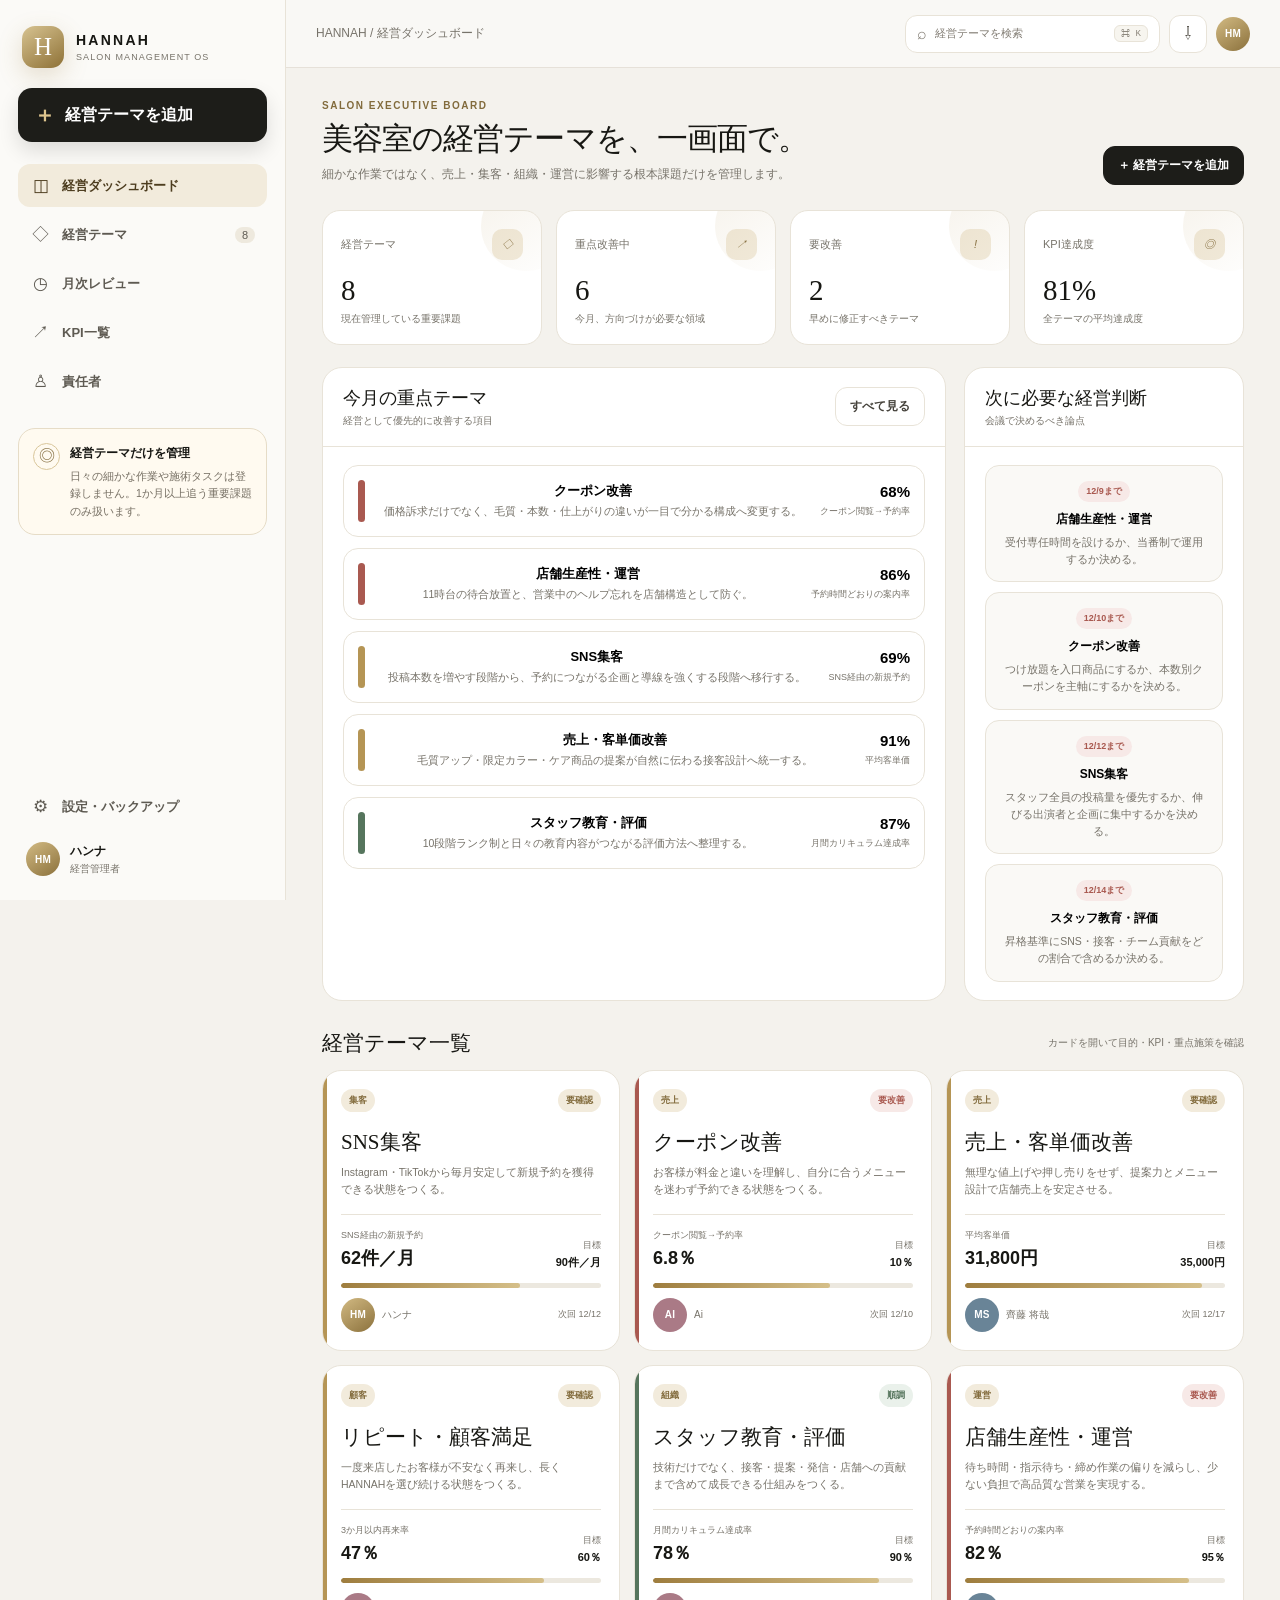
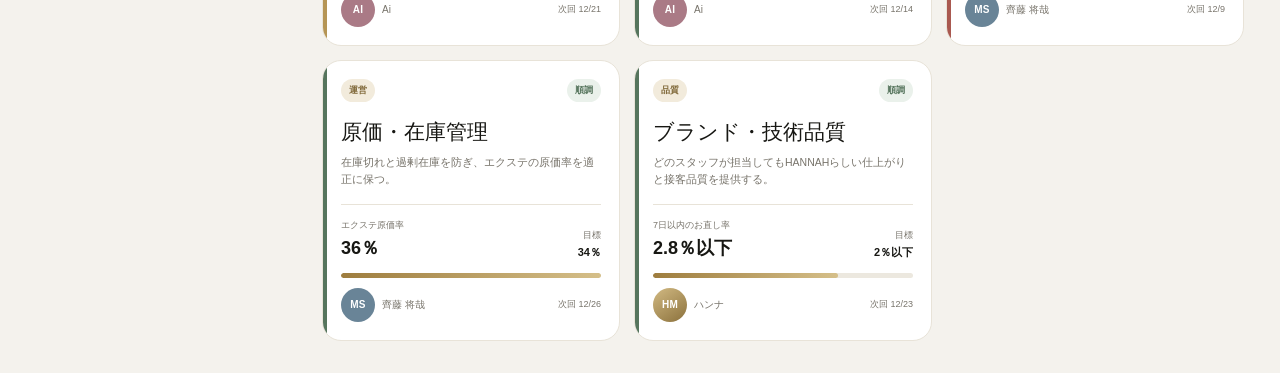
<file: index.html>
<!doctype html>
<html lang="ja">
<head>
  <meta charset="utf-8">
  <meta name="viewport" content="width=device-width,initial-scale=1,viewport-fit=cover">
  <meta name="theme-color" content="#faf9f6">
  <meta name="description" content="HANNAH SALON MANAGEMENT OS - 美容室経営の重要テーマを管理する経営ボード">
  <title>HANNAH SALON MANAGEMENT OS</title>
  <link rel="stylesheet" href="styles.css?v=20260730-2">
  <style>[hidden]{display:none!important}</style>
</head>
<body>
  <div id="app" class="app-shell">
    <aside class="sidebar" id="sidebar">
      <div class="brand">
        <div class="brand-mark">H</div>
        <div><strong>HANNAH</strong><span>SALON MANAGEMENT OS</span></div>
      </div>

      <button class="primary-create" data-action="new-theme"><span>＋</span> 経営テーマを追加</button>

      <nav class="nav">
        <button class="nav-item active" data-route="dashboard"><span>◫</span><b>経営ダッシュボード</b></button>
        <button class="nav-item" data-route="themes"><span>◇</span><b>経営テーマ</b><em id="themeCount"></em></button>
        <button class="nav-item" data-route="review"><span>◷</span><b>月次レビュー</b></button>
        <button class="nav-item" data-route="kpi"><span>↗</span><b>KPI一覧</b></button>
        <button class="nav-item" data-route="team"><span>♙</span><b>責任者</b></button>
      </nav>

      <div class="sidebar-note">
        <span class="note-icon">◎</span>
        <div><strong>経営テーマだけを管理</strong><p>日々の細かな作業や施術タスクは登録しません。1か月以上追う重要課題のみ扱います。</p></div>
      </div>

      <div class="sidebar-bottom">
        <button class="nav-item" data-route="settings"><span>⚙</span><b>設定・バックアップ</b></button>
        <div class="profile-card">
          <div class="avatar gold">HM</div>
          <div><strong>ハンナ</strong><span>経営管理者</span></div>
        </div>
      </div>
    </aside>

    <div class="mobile-overlay" id="mobileOverlay" data-action="close-sidebar"></div>

    <main class="main">
      <header class="topbar">
        <button class="icon-btn mobile-menu" data-action="toggle-sidebar" aria-label="メニュー">☰</button>
        <div class="breadcrumb" id="breadcrumb">HANNAH / 経営ダッシュボード</div>
        <div class="top-actions">
          <button class="search-btn" data-action="open-search"><span>⌕</span><span>経営テーマを検索</span><kbd>⌘ K</kbd></button>
          <button class="icon-btn" data-action="export" title="バックアップ">⇩</button>
          <div class="avatar gold">HM</div>
        </div>
      </header>
      <div id="content" class="content"></div>
    </main>

    <nav class="mobile-nav">
      <button class="active" data-route="dashboard"><span>◫</span><b>ホーム</b></button>
      <button data-route="themes"><span>◇</span><b>テーマ</b></button>
      <button class="mobile-add" data-action="new-theme">＋</button>
      <button data-route="review"><span>◷</span><b>レビュー</b></button>
      <button data-route="kpi"><span>↗</span><b>KPI</b></button>
    </nav>

    <div id="drawerBackdrop" class="drawer-backdrop" hidden data-action="close-drawer"></div>
    <aside id="drawer" class="drawer" hidden></aside>

    <div id="modalBackdrop" class="modal-backdrop" hidden>
      <div id="modal" class="modal"></div>
    </div>

    <div id="searchBackdrop" class="search-backdrop" hidden>
      <div class="search-panel">
        <div class="search-input"><span>⌕</span><input id="searchInput" placeholder="経営テーマ・重点施策・判断事項を検索"><kbd>ESC</kbd></div>
        <div id="searchResults" class="search-results"></div>
      </div>
    </div>

    <div id="toast" class="toast"></div>
  </div>
  <script src="js/core.js?v=20260730-2"></script>
  <script src="js/app.js?v=20260730-2"></script>
</body>
</html>
</file>
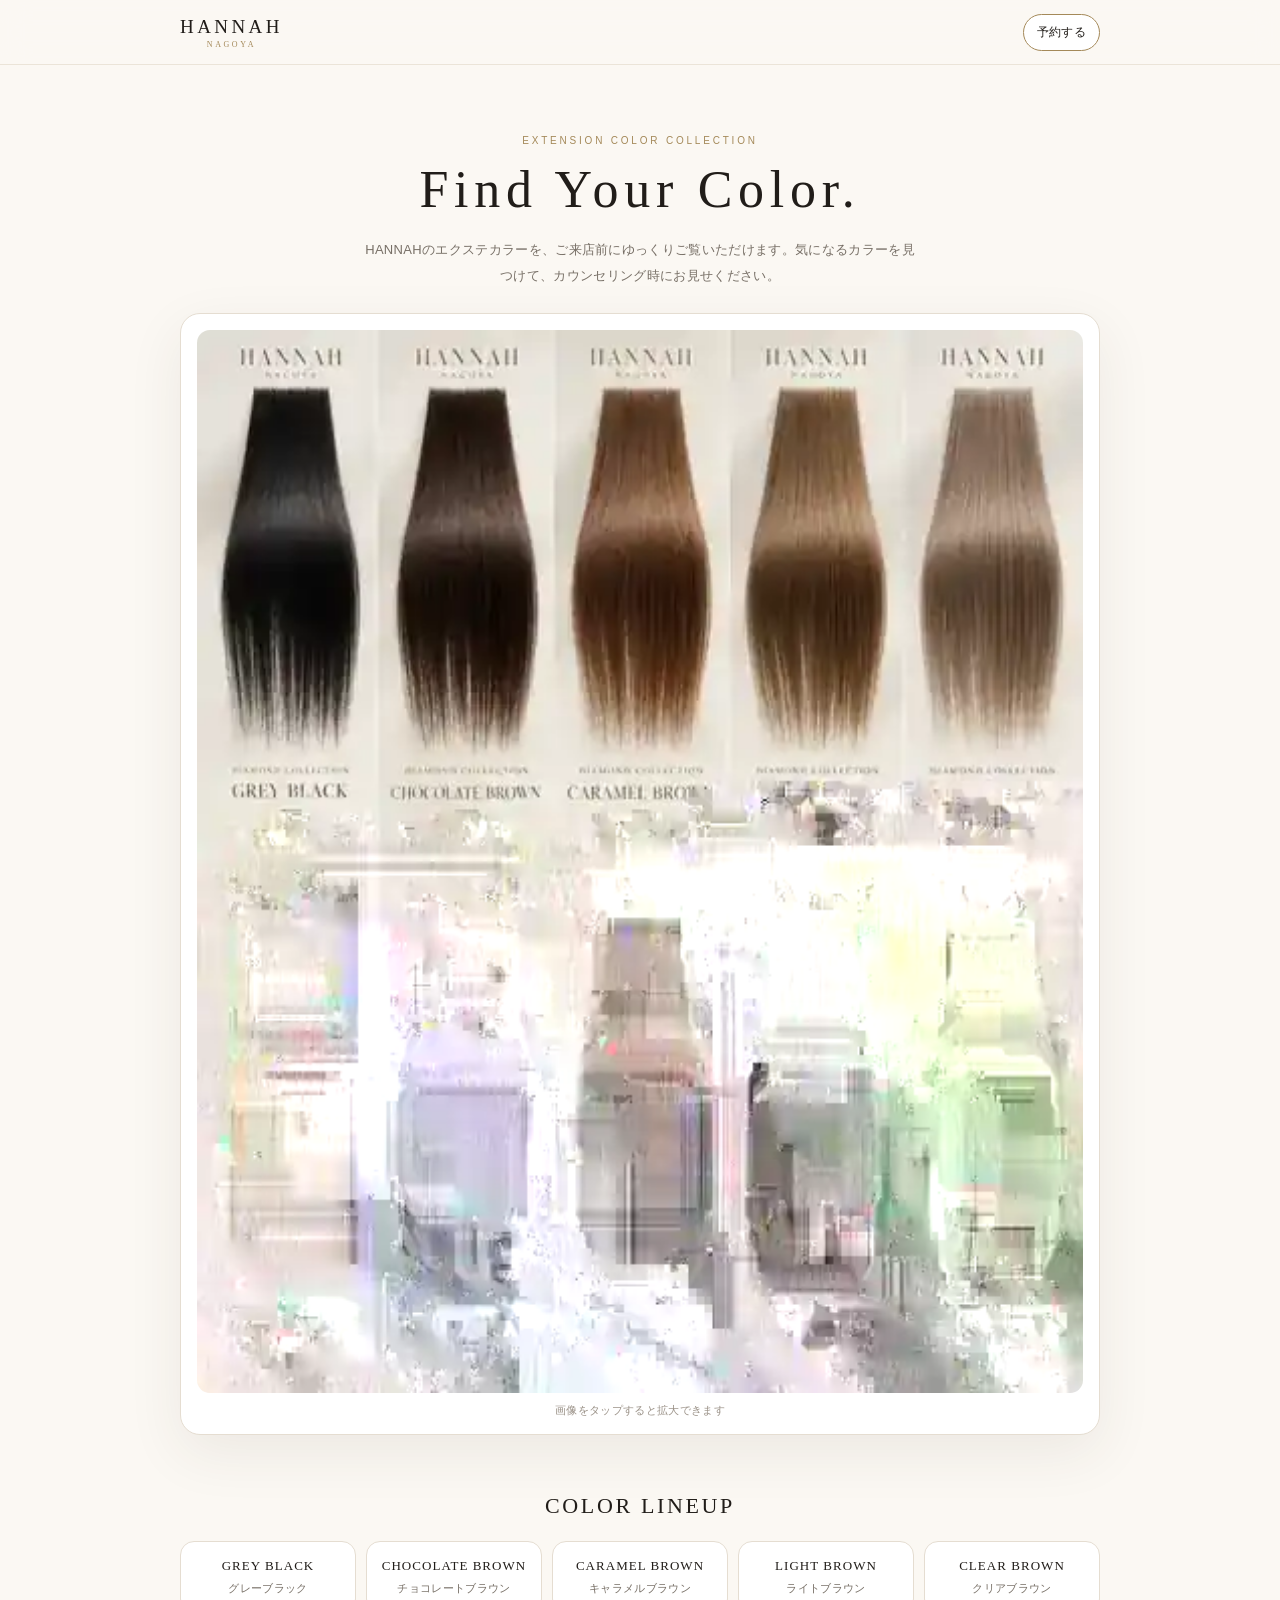
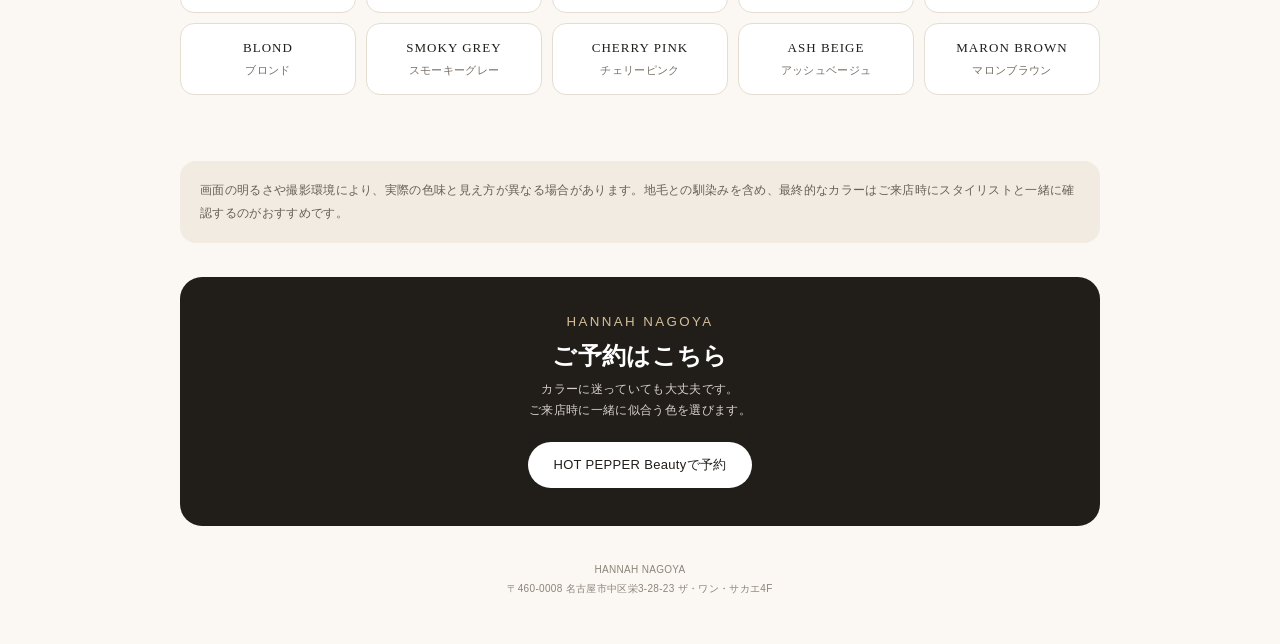
<file: colors/index.html>
<!doctype html>
<html lang="ja">
<head>
  <meta charset="utf-8">
  <meta name="viewport" content="width=device-width,initial-scale=1,viewport-fit=cover">
  <title>HANNAH EXTENSION COLOR COLLECTION｜名古屋・栄</title>
  <meta name="description" content="HANNAH名古屋のエクステカラーコレクション。ご来店前のカラー選びにお使いください。">
  <meta name="theme-color" content="#f7f3ec">
  <link rel="canonical" href="https://saito-hannah.github.io/hannah/colors/">
  <meta property="og:title" content="HANNAH EXTENSION COLOR COLLECTION">
  <meta property="og:description" content="エクステのカラーを来店前にチェック。最終的な色合わせは店頭でスタイリストがご案内します。">
  <meta property="og:type" content="website">
  <meta property="og:url" content="https://saito-hannah.github.io/hannah/colors/">
  <style>
    :root{--ink:#211d19;--muted:#776f66;--line:#e5ddd1;--ivory:#fbf8f3;--gold:#a48959;--white:#fff}
    *{box-sizing:border-box} html{scroll-behavior:smooth} body{margin:0;color:var(--ink);background:var(--ivory);font-family:-apple-system,BlinkMacSystemFont,"Helvetica Neue","Hiragino Kaku Gothic ProN","Yu Gothic",sans-serif;letter-spacing:.02em}
    a{color:inherit}.wrap{width:min(920px,calc(100% - 32px));margin:auto}.top{position:sticky;top:0;z-index:20;background:rgba(251,248,243,.92);backdrop-filter:blur(14px);border-bottom:1px solid rgba(164,137,89,.18)}
    .topin{height:64px;display:flex;align-items:center;justify-content:space-between}.brand{font-family:Georgia,"Times New Roman",serif;font-size:19px;letter-spacing:.18em}.brand small{display:block;font-family:inherit;font-size:8px;letter-spacing:.32em;text-align:center;margin-top:2px;color:var(--gold)}
    .reserve{font-size:12px;text-decoration:none;border:1px solid var(--gold);padding:9px 13px;border-radius:999px;background:#fff}
    .hero{padding:56px 0 24px;text-align:center}.eyebrow{font-size:10px;letter-spacing:.28em;color:var(--gold);margin-bottom:14px}.hero h1{font-family:Georgia,"Times New Roman",serif;font-weight:400;letter-spacing:.11em;font-size:clamp(28px,7vw,52px);margin:0}.hero p{font-size:13px;line-height:2;color:var(--muted);margin:18px auto 0;max-width:560px}
    .visual{background:#fff;border:1px solid var(--line);padding:10px;box-shadow:0 18px 55px rgba(69,53,35,.08);border-radius:20px}.visual button{all:unset;display:block;cursor:zoom-in;width:100%}.visual img{display:block;width:100%;height:auto;border-radius:13px}
    .tap{text-align:center;color:#9a9187;font-size:11px;margin-top:10px}.section{padding:44px 0}.section h2{font-family:Georgia,"Times New Roman",serif;font-weight:400;letter-spacing:.12em;font-size:22px;margin:0 0 22px;text-align:center}
    .grid{display:grid;grid-template-columns:repeat(2,1fr);gap:10px}.chip{background:#fff;border:1px solid var(--line);border-radius:14px;padding:16px 12px;text-align:center}.chip b{display:block;font-family:Georgia,"Times New Roman",serif;font-weight:400;font-size:13px;letter-spacing:.08em}.chip span{display:block;margin-top:7px;font-size:11px;color:var(--muted)}
    .notice{margin:8px 0 34px;padding:18px 20px;border-radius:16px;background:#f1ebe1;font-size:12px;line-height:1.9;color:#685f55}.cta{padding:35px 24px 38px;text-align:center;background:#211d19;color:#fff;border-radius:22px}.cta small{letter-spacing:.18em;color:#d4bf98}.cta h2{margin:10px 0 7px;font-size:24px}.cta p{margin:0 0 20px;color:#d7d1ca;font-size:12px;line-height:1.8}.cta a{display:inline-block;background:#fff;color:#211d19;text-decoration:none;border-radius:999px;padding:14px 25px;font-size:13px}
    footer{text-align:center;padding:34px 12px 46px;color:#8c847a;font-size:10px;line-height:1.9}.modal{position:fixed;inset:0;z-index:50;background:rgba(21,18,15,.92);display:none;align-items:center;justify-content:center;padding:16px}.modal.open{display:flex}.modal img{max-width:min(900px,100%);max-height:92vh;border-radius:8px}.close{position:absolute;right:16px;top:16px;border:0;background:#fff;color:#222;width:40px;height:40px;border-radius:50%;font-size:24px;line-height:40px}
    @media(min-width:680px){.grid{grid-template-columns:repeat(5,1fr)}.visual{padding:16px}.hero{padding-top:70px}.section{padding:58px 0}}
  </style>
</head>
<body>
<header class="top"><div class="wrap topin"><div class="brand">HANNAH<small>NAGOYA</small></div><a class="reserve" href="https://beauty.hotpepper.jp/CSP/bt/reserve/?storeId=H000541642&wak=BPCO100001_s_top_reserve_button" target="_blank" rel="noopener">予約する</a></div></header>
<main class="wrap">
  <section class="hero"><div class="eyebrow">EXTENSION COLOR COLLECTION</div><h1>Find Your Color.</h1><p>HANNAHのエクステカラーを、ご来店前にゆっくりご覧いただけます。気になるカラーを見つけて、カウンセリング時にお見せください。</p></section>
  <section class="visual"><button id="zoom" aria-label="カラーチャートを拡大"><img src="assets/color-collection.webp" alt="HANNAH エクステカラーコレクション 10色" width="560" height="672"></button><div class="tap">画像をタップすると拡大できます</div></section>
  <section class="section"><h2>COLOR LINEUP</h2><div class="grid">
    <div class="chip"><b>GREY BLACK</b><span>グレーブラック</span></div><div class="chip"><b>CHOCOLATE BROWN</b><span>チョコレートブラウン</span></div><div class="chip"><b>CARAMEL BROWN</b><span>キャラメルブラウン</span></div><div class="chip"><b>LIGHT BROWN</b><span>ライトブラウン</span></div><div class="chip"><b>CLEAR BROWN</b><span>クリアブラウン</span></div><div class="chip"><b>BLOND</b><span>ブロンド</span></div><div class="chip"><b>SMOKY GREY</b><span>スモーキーグレー</span></div><div class="chip"><b>CHERRY PINK</b><span>チェリーピンク</span></div><div class="chip"><b>ASH BEIGE</b><span>アッシュベージュ</span></div><div class="chip"><b>MARON BROWN</b><span>マロンブラウン</span></div>
  </div></section>
  <div class="notice">画面の明るさや撮影環境により、実際の色味と見え方が異なる場合があります。地毛との馴染みを含め、最終的なカラーはご来店時にスタイリストと一緒に確認するのがおすすめです。</div>
  <section class="cta"><small>HANNAH NAGOYA</small><h2>ご予約はこちら</h2><p>カラーに迷っていても大丈夫です。<br>ご来店時に一緒に似合う色を選びます。</p><a href="https://beauty.hotpepper.jp/CSP/bt/reserve/?storeId=H000541642&wak=BPCO100001_s_top_reserve_button" target="_blank" rel="noopener">HOT PEPPER Beautyで予約</a></section>
</main>
<footer>HANNAH NAGOYA<br>〒460-0008 名古屋市中区栄3-28-23 ザ・ワン・サカエ4F</footer>
<div class="modal" id="modal" aria-hidden="true"><button class="close" id="close" aria-label="閉じる">×</button><img src="assets/color-collection.webp" alt="HANNAH エクステカラーコレクション 拡大表示"></div>
<script>const m=document.getElementById('modal');document.getElementById('zoom').onclick=()=>{m.classList.add('open');m.setAttribute('aria-hidden','false')};document.getElementById('close').onclick=()=>{m.classList.remove('open');m.setAttribute('aria-hidden','true')};m.onclick=e=>{if(e.target===m){m.classList.remove('open');m.setAttribute('aria-hidden','true')}};document.addEventListener('keydown',e=>{if(e.key==='Escape'){m.classList.remove('open');m.setAttribute('aria-hidden','true')}})</script>
</body></html>
</file>
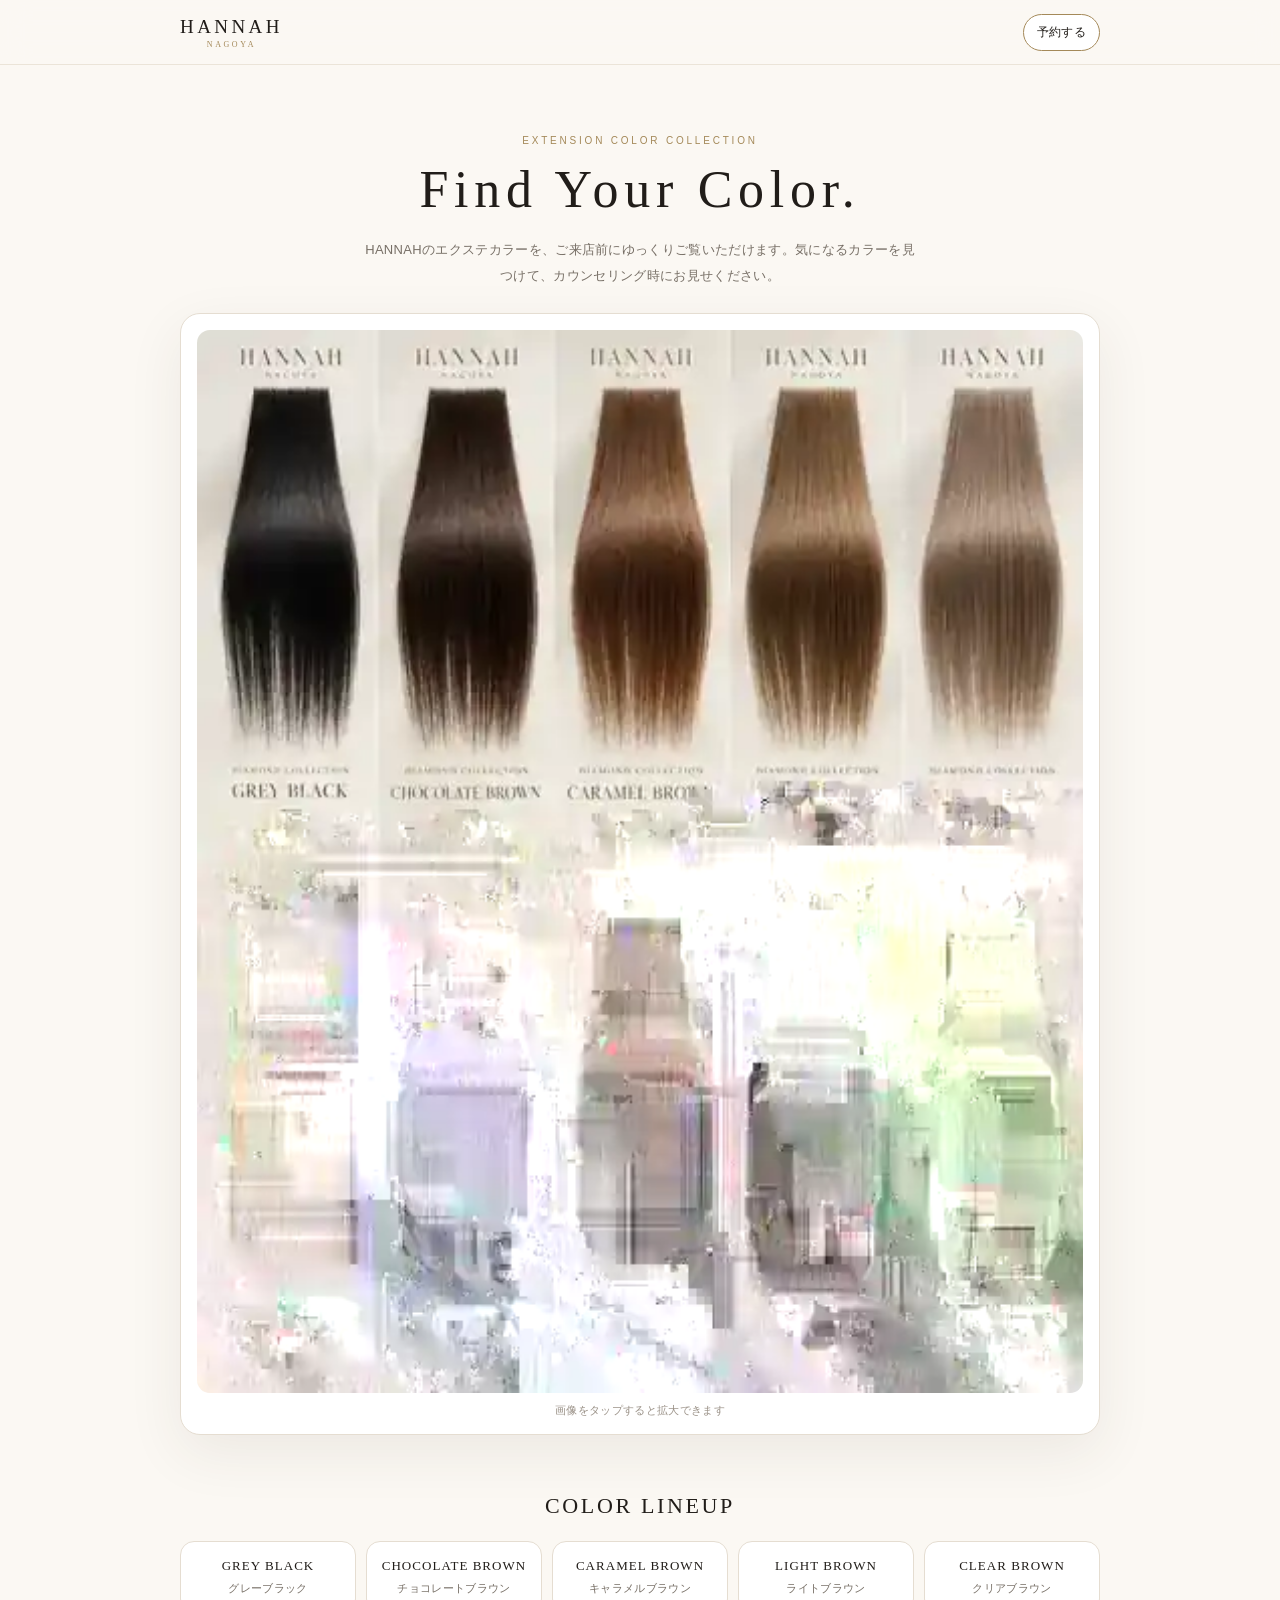
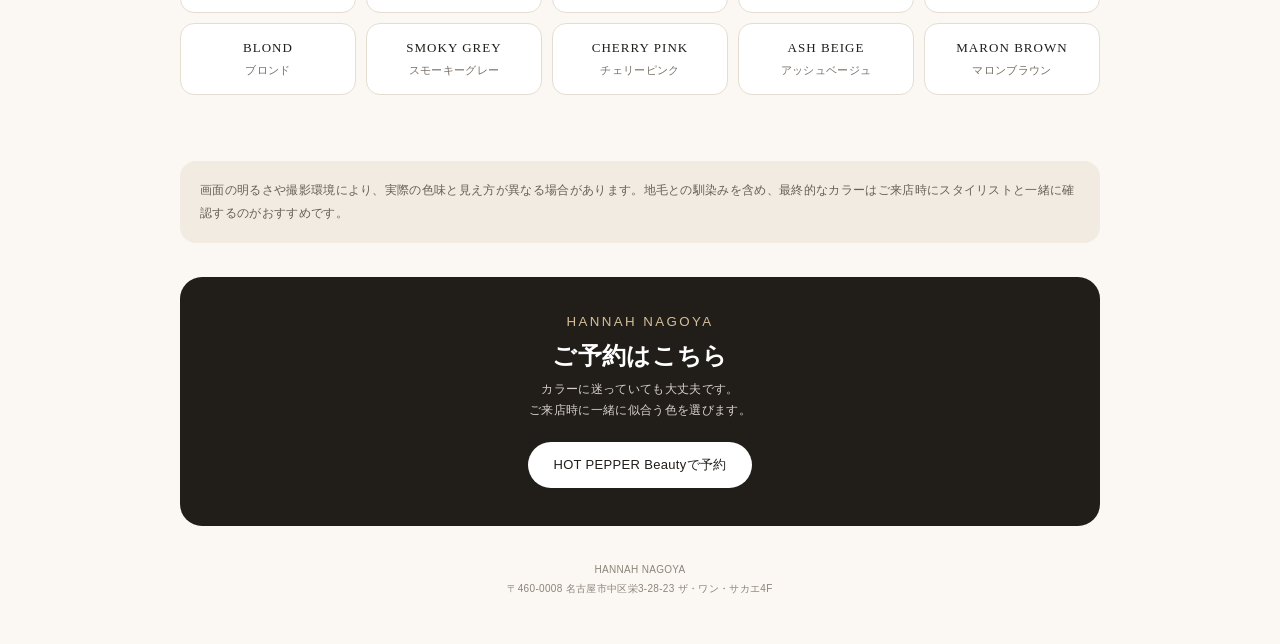
<file: extension-colors/index.html>
<!doctype html>
<html lang="ja">
<head>
  <meta charset="utf-8">
  <meta name="viewport" content="width=device-width,initial-scale=1,viewport-fit=cover">
  <title>HANNAH EXTENSION COLOR COLLECTION｜名古屋・栄</title>
  <meta name="description" content="HANNAH名古屋のエクステカラーコレクション。ご来店前のカラー選びにお使いください。">
  <meta name="theme-color" content="#f7f3ec">
  <link rel="canonical" href="https://saito-hannah.github.io/hannah/extension-colors/">
  <meta property="og:title" content="HANNAH EXTENSION COLOR COLLECTION">
  <meta property="og:description" content="エクステのカラーを来店前にチェック。最終的な色合わせは店頭でスタイリストがご案内します。">
  <meta property="og:type" content="website">
  <meta property="og:url" content="https://saito-hannah.github.io/hannah/extension-colors/">
  <style>
    :root{--ink:#211d19;--muted:#776f66;--line:#e5ddd1;--ivory:#fbf8f3;--gold:#a48959;--white:#fff}
    *{box-sizing:border-box} html{scroll-behavior:smooth} body{margin:0;color:var(--ink);background:var(--ivory);font-family:-apple-system,BlinkMacSystemFont,"Helvetica Neue","Hiragino Kaku Gothic ProN","Yu Gothic",sans-serif;letter-spacing:.02em}
    a{color:inherit}.wrap{width:min(920px,calc(100% - 32px));margin:auto}.top{position:sticky;top:0;z-index:20;background:rgba(251,248,243,.92);backdrop-filter:blur(14px);border-bottom:1px solid rgba(164,137,89,.18)}
    .topin{height:64px;display:flex;align-items:center;justify-content:space-between}.brand{font-family:Georgia,"Times New Roman",serif;font-size:19px;letter-spacing:.18em}.brand small{display:block;font-family:inherit;font-size:8px;letter-spacing:.32em;text-align:center;margin-top:2px;color:var(--gold)}
    .reserve{font-size:12px;text-decoration:none;border:1px solid var(--gold);padding:9px 13px;border-radius:999px;background:#fff}
    .hero{padding:56px 0 24px;text-align:center}.eyebrow{font-size:10px;letter-spacing:.28em;color:var(--gold);margin-bottom:14px}.hero h1{font-family:Georgia,"Times New Roman",serif;font-weight:400;letter-spacing:.11em;font-size:clamp(28px,7vw,52px);margin:0}.hero p{font-size:13px;line-height:2;color:var(--muted);margin:18px auto 0;max-width:560px}
    .visual{background:#fff;border:1px solid var(--line);padding:10px;box-shadow:0 18px 55px rgba(69,53,35,.08);border-radius:20px}.visual button{all:unset;display:block;cursor:zoom-in;width:100%}.visual img{display:block;width:100%;height:auto;border-radius:13px}
    .tap{text-align:center;color:#9a9187;font-size:11px;margin-top:10px}.section{padding:44px 0}.section h2{font-family:Georgia,"Times New Roman",serif;font-weight:400;letter-spacing:.12em;font-size:22px;margin:0 0 22px;text-align:center}
    .grid{display:grid;grid-template-columns:repeat(2,1fr);gap:10px}.chip{background:#fff;border:1px solid var(--line);border-radius:14px;padding:16px 12px;text-align:center}.chip b{display:block;font-family:Georgia,"Times New Roman",serif;font-weight:400;font-size:13px;letter-spacing:.08em}.chip span{display:block;margin-top:7px;font-size:11px;color:var(--muted)}
    .notice{margin:8px 0 34px;padding:18px 20px;border-radius:16px;background:#f1ebe1;font-size:12px;line-height:1.9;color:#685f55}.cta{padding:35px 24px 38px;text-align:center;background:#211d19;color:#fff;border-radius:22px}.cta small{letter-spacing:.18em;color:#d4bf98}.cta h2{margin:10px 0 7px;font-size:24px}.cta p{margin:0 0 20px;color:#d7d1ca;font-size:12px;line-height:1.8}.cta a{display:inline-block;background:#fff;color:#211d19;text-decoration:none;border-radius:999px;padding:14px 25px;font-size:13px}
    footer{text-align:center;padding:34px 12px 46px;color:#8c847a;font-size:10px;line-height:1.9}.modal{position:fixed;inset:0;z-index:50;background:rgba(21,18,15,.92);display:none;align-items:center;justify-content:center;padding:16px}.modal.open{display:flex}.modal img{max-width:min(900px,100%);max-height:92vh;border-radius:8px}.close{position:absolute;right:16px;top:16px;border:0;background:#fff;color:#222;width:40px;height:40px;border-radius:50%;font-size:24px;line-height:40px}
    @media(min-width:680px){.grid{grid-template-columns:repeat(5,1fr)}.visual{padding:16px}.hero{padding-top:70px}.section{padding:58px 0}}
  </style>
</head>
<body>
<header class="top"><div class="wrap topin"><div class="brand">HANNAH<small>NAGOYA</small></div><a class="reserve" href="https://beauty.hotpepper.jp/CSP/bt/reserve/?storeId=H000541642&wak=BPCO100001_s_top_reserve_button" target="_blank" rel="noopener">予約する</a></div></header>
<main class="wrap">
  <section class="hero"><div class="eyebrow">EXTENSION COLOR COLLECTION</div><h1>Find Your Color.</h1><p>HANNAHのエクステカラーを、ご来店前にゆっくりご覧いただけます。気になるカラーを見つけて、カウンセリング時にお見せください。</p></section>
  <section class="visual"><button id="zoom" aria-label="カラーチャートを拡大"><img src="assets/color-collection.webp" alt="HANNAH エクステカラーコレクション 10色" width="560" height="672"></button><div class="tap">画像をタップすると拡大できます</div></section>
  <section class="section"><h2>COLOR LINEUP</h2><div class="grid">
    <div class="chip"><b>GREY BLACK</b><span>グレーブラック</span></div><div class="chip"><b>CHOCOLATE BROWN</b><span>チョコレートブラウン</span></div><div class="chip"><b>CARAMEL BROWN</b><span>キャラメルブラウン</span></div><div class="chip"><b>LIGHT BROWN</b><span>ライトブラウン</span></div><div class="chip"><b>CLEAR BROWN</b><span>クリアブラウン</span></div><div class="chip"><b>BLOND</b><span>ブロンド</span></div><div class="chip"><b>SMOKY GREY</b><span>スモーキーグレー</span></div><div class="chip"><b>CHERRY PINK</b><span>チェリーピンク</span></div><div class="chip"><b>ASH BEIGE</b><span>アッシュベージュ</span></div><div class="chip"><b>MARON BROWN</b><span>マロンブラウン</span></div>
  </div></section>
  <div class="notice">画面の明るさや撮影環境により、実際の色味と見え方が異なる場合があります。地毛との馴染みを含め、最終的なカラーはご来店時にスタイリストと一緒に確認するのがおすすめです。</div>
  <section class="cta"><small>HANNAH NAGOYA</small><h2>ご予約はこちら</h2><p>カラーに迷っていても大丈夫です。<br>ご来店時に一緒に似合う色を選びます。</p><a href="https://beauty.hotpepper.jp/CSP/bt/reserve/?storeId=H000541642&wak=BPCO100001_s_top_reserve_button" target="_blank" rel="noopener">HOT PEPPER Beautyで予約</a></section>
</main>
<footer>HANNAH NAGOYA<br>〒460-0008 名古屋市中区栄3-28-23 ザ・ワン・サカエ4F</footer>
<div class="modal" id="modal" aria-hidden="true"><button class="close" id="close" aria-label="閉じる">×</button><img src="assets/color-collection.webp" alt="HANNAH エクステカラーコレクション 拡大表示"></div>
<script>const m=document.getElementById('modal');document.getElementById('zoom').onclick=()=>{m.classList.add('open');m.setAttribute('aria-hidden','false')};document.getElementById('close').onclick=()=>{m.classList.remove('open');m.setAttribute('aria-hidden','true')};m.onclick=e=>{if(e.target===m){m.classList.remove('open');m.setAttribute('aria-hidden','true')}};document.addEventListener('keydown',e=>{if(e.key==='Escape'){m.classList.remove('open');m.setAttribute('aria-hidden','true')}})</script>
</body></html>
</file>
<file: styles.css>
:root{
  --bg:#f4f2ed;--surface:#fff;--surface-soft:#faf9f6;--ink:#171713;--muted:#77736a;--line:#e8e3d8;
  --gold:#b59555;--gold-dark:#826b3c;--gold-soft:#f2ebdc;--black:#1d1d19;--green:#56755d;--green-soft:#eaf1eb;
  --red:#a95950;--red-soft:#f7e9e7;--purple:#766482;--purple-soft:#f0ebf3;--blue:#5e7487;--blue-soft:#e9eff3;
  --shadow:0 18px 55px rgba(38,34,25,.10);--radius:20px;--sidebar:286px;
}
*{box-sizing:border-box}html,body{margin:0;min-height:100%;font-family:Inter,"Noto Sans JP",-apple-system,BlinkMacSystemFont,"Segoe UI",sans-serif;color:var(--ink);background:var(--bg)}button,input,select,textarea{font:inherit}button{cursor:pointer}.app-shell{min-height:100vh}.sidebar{position:fixed;inset:0 auto 0 0;width:var(--sidebar);background:#fbfaf7;border-right:1px solid var(--line);padding:22px 18px;display:flex;flex-direction:column;z-index:50}.brand{display:flex;align-items:center;gap:12px;padding:4px 4px 20px}.brand-mark{width:42px;height:42px;border-radius:13px;background:linear-gradient(145deg,#d7c391,#8e7136);color:#fff;display:grid;place-items:center;font-family:Georgia,serif;font-size:25px;box-shadow:0 8px 24px rgba(151,118,56,.22)}.brand strong{display:block;letter-spacing:.16em;font-size:14px}.brand span{display:block;color:var(--muted);font-size:9px;letter-spacing:.12em;margin-top:4px}.primary-create{border:0;border-radius:14px;background:var(--black);color:#fff;padding:13px 16px;font-weight:700;text-align:left;display:flex;align-items:center;gap:10px;box-shadow:0 9px 20px rgba(0,0,0,.12)}.primary-create span{font-size:21px;color:#dec58e}.nav{display:grid;gap:6px;margin-top:22px}.nav-item{border:0;background:transparent;display:flex;align-items:center;gap:11px;min-height:43px;border-radius:12px;padding:0 12px;color:#5e5a52;text-align:left}.nav-item span{width:21px;text-align:center;font-size:17px}.nav-item b{font-size:13px;flex:1}.nav-item em{font-style:normal;font-size:11px;border-radius:20px;background:#eee9de;padding:2px 7px}.nav-item:hover,.nav-item.active{background:var(--gold-soft);color:#4d3d1f}.sidebar-note{margin-top:25px;border:1px solid #e6dcc7;background:#fffaf0;border-radius:17px;padding:14px;display:flex;gap:10px}.note-icon{width:27px;height:27px;flex:0 0 27px;border:1px solid #d9c69b;border-radius:50%;display:grid;place-items:center;color:var(--gold-dark)}.sidebar-note strong{font-size:12px}.sidebar-note p{font-size:10.5px;line-height:1.65;color:#777064;margin:6px 0 0}.sidebar-bottom{margin-top:auto}.profile-card{display:flex;align-items:center;gap:10px;padding:14px 8px 2px}.profile-card strong,.profile-card span{display:block}.profile-card strong{font-size:12px}.profile-card span{font-size:10px;color:var(--muted);margin-top:2px}.avatar{width:34px;height:34px;border-radius:50%;display:grid;place-items:center;font-size:10px;font-weight:800;color:#fff;letter-spacing:.03em}.avatar.gold{background:linear-gradient(145deg,#d2ba83,#8b713c)}.avatar.blue{background:#698497}.avatar.pink{background:#aa7a86}.avatar.green{background:#66806c}.avatar.purple{background:#806b8b}.main{margin-left:var(--sidebar);min-height:100vh}.topbar{height:68px;position:sticky;top:0;z-index:30;background:rgba(250,249,246,.88);backdrop-filter:blur(18px);border-bottom:1px solid rgba(226,221,210,.8);display:flex;align-items:center;padding:0 30px;gap:18px}.breadcrumb{font-size:12px;color:#77736a}.top-actions{margin-left:auto;display:flex;align-items:center;gap:9px}.search-btn{width:255px;border:1px solid var(--line);background:#fff;border-radius:12px;height:38px;display:flex;align-items:center;gap:8px;color:#807b72;padding:0 11px}.search-btn span:nth-child(2){font-size:11px;flex:1;text-align:left}.search-btn kbd,.search-input kbd{border:1px solid var(--line);background:#f7f5ef;border-radius:6px;padding:2px 6px;font-size:9px;color:#8d887e}.icon-btn{width:38px;height:38px;border:1px solid var(--line);background:#fff;border-radius:11px;color:#59564f}.mobile-menu{display:none}.content{padding:32px 36px;max-width:1800px;margin:auto}.page-head{display:flex;justify-content:space-between;gap:25px;align-items:flex-end;margin-bottom:25px}.eyebrow{font-size:10px;letter-spacing:.15em;text-transform:uppercase;color:var(--gold-dark);font-weight:800}.page-head h1{font-family:Georgia,"Yu Mincho",serif;font-weight:500;font-size:31px;margin:7px 0 5px;letter-spacing:-.03em}.page-head p{margin:0;color:var(--muted);font-size:12px;line-height:1.65}.page-actions{display:flex;gap:8px;align-items:center}.button{border:1px solid var(--line);border-radius:12px;padding:10px 14px;background:#fff;font-size:12px;font-weight:700;color:#45423b}.button.dark{border-color:var(--black);background:var(--black);color:#fff}.button.gold{border-color:var(--gold);background:var(--gold);color:#fff}.button.ghost{background:transparent}.button.danger{color:var(--red);border-color:#e8c7c4}.stats-grid{display:grid;grid-template-columns:repeat(4,1fr);gap:14px;margin-bottom:22px}.stat-card{background:var(--surface);border:1px solid var(--line);border-radius:18px;padding:18px;min-height:118px;position:relative;overflow:hidden}.stat-card:after{content:"";position:absolute;width:90px;height:90px;border-radius:50%;background:linear-gradient(145deg,rgba(181,149,85,.12),transparent);right:-30px;top:-30px}.stat-top{display:flex;justify-content:space-between;align-items:center;color:var(--muted);font-size:11px}.stat-icon{width:31px;height:31px;border-radius:10px;background:var(--gold-soft);display:grid;place-items:center;color:var(--gold-dark)}.stat-value{font-family:Georgia,serif;font-size:29px;margin-top:14px}.stat-sub{font-size:10px;color:var(--muted);margin-top:5px}.dashboard-grid{display:grid;grid-template-columns:minmax(0,1.55fr) minmax(280px,.65fr);gap:18px}.panel{background:var(--surface);border:1px solid var(--line);border-radius:var(--radius);overflow:hidden}.panel-head{padding:18px 20px;border-bottom:1px solid var(--line);display:flex;justify-content:space-between;align-items:center}.panel-head h2{font-family:Georgia,serif;font-size:18px;font-weight:500;margin:0}.panel-head p{margin:4px 0 0;font-size:10px;color:var(--muted)}.panel-body{padding:18px 20px}.focus-list{display:grid;gap:11px}.focus-row{border:1px solid var(--line);border-radius:15px;padding:14px;display:grid;grid-template-columns:7px minmax(0,1fr) auto;gap:12px;align-items:center;transition:.2s;background:#fff}.focus-row:hover{transform:translateY(-1px);box-shadow:0 8px 25px rgba(45,39,25,.06)}.health-bar{height:42px;border-radius:10px;background:var(--green)}.health-bar.watch{background:var(--gold)}.health-bar.risk{background:var(--red)}.focus-main{min-width:0}.focus-main strong{font-size:13px;display:block}.focus-main p{margin:5px 0 0;color:var(--muted);font-size:10.5px;white-space:nowrap;overflow:hidden;text-overflow:ellipsis}.focus-meta{text-align:right}.focus-meta b{display:block;font-size:15px}.focus-meta span{font-size:9px;color:var(--muted)}.decision-list{display:grid;gap:10px}.decision-card{background:var(--surface-soft);border:1px solid var(--line);border-radius:14px;padding:14px}.decision-card .tag{display:inline-flex;font-size:9px;border-radius:20px;padding:4px 8px;background:var(--red-soft);color:var(--red);font-weight:800}.decision-card strong{font-size:12px;display:block;margin-top:9px}.decision-card p{font-size:10.5px;color:var(--muted);line-height:1.6;margin:6px 0 0}.section-title{display:flex;align-items:center;justify-content:space-between;margin:28px 0 13px}.section-title h2{font-family:Georgia,serif;font-size:21px;font-weight:500;margin:0}.section-title span{font-size:10px;color:var(--muted)}.theme-grid{display:grid;grid-template-columns:repeat(3,minmax(0,1fr));gap:14px}.theme-card{background:#fff;border:1px solid var(--line);border-radius:19px;padding:18px;cursor:pointer;position:relative;overflow:hidden;transition:.2s}.theme-card:hover{transform:translateY(-2px);box-shadow:var(--shadow)}.theme-card:before{content:"";position:absolute;inset:0 auto 0 0;width:4px;background:var(--gold)}.theme-card[data-health="good"]:before{background:var(--green)}.theme-card[data-health="risk"]:before{background:var(--red)}.theme-top{display:flex;justify-content:space-between;align-items:flex-start;gap:10px}.theme-category{font-size:9px;color:var(--gold-dark);background:var(--gold-soft);padding:5px 8px;border-radius:20px;font-weight:800}.health-pill{font-size:9px;border-radius:20px;padding:5px 8px;font-weight:800}.health-pill.good{background:var(--green-soft);color:var(--green)}.health-pill.watch{background:var(--gold-soft);color:var(--gold-dark)}.health-pill.risk{background:var(--red-soft);color:var(--red)}.theme-card h3{font-family:Georgia,"Yu Mincho",serif;font-size:21px;font-weight:500;margin:16px 0 8px}.theme-purpose{height:34px;font-size:10.5px;line-height:1.6;color:var(--muted);margin:0}.kpi-box{margin-top:16px;padding-top:14px;border-top:1px solid var(--line);display:flex;align-items:flex-end;justify-content:space-between}.kpi-box span{font-size:9px;color:var(--muted);display:block}.kpi-box strong{font-size:18px;display:block;margin-top:4px}.kpi-target{text-align:right}.kpi-target b{font-size:11px}.progress-track{height:5px;background:#ece8df;border-radius:8px;overflow:hidden;margin:13px 0 10px}.progress-track i{display:block;height:100%;background:linear-gradient(90deg,#9e7d3e,#d5bf89);border-radius:8px}.theme-footer{display:flex;justify-content:space-between;align-items:center}.owner-line{display:flex;align-items:center;gap:7px}.owner-line span{font-size:10px;color:var(--muted)}.next-review{font-size:9px;color:var(--muted)}.filters{display:flex;gap:8px;flex-wrap:wrap;margin-bottom:16px}.filter-btn{border:1px solid var(--line);background:#fff;border-radius:20px;padding:7px 12px;font-size:10px;color:#6e6a62}.filter-btn.active{background:var(--black);border-color:var(--black);color:#fff}.board{display:grid;grid-template-columns:repeat(4,minmax(250px,1fr));gap:14px;overflow:auto;padding-bottom:10px}.board-column{background:#ebe8e1;border-radius:18px;padding:12px;min-height:510px}.column-head{display:flex;align-items:center;justify-content:space-between;padding:5px 4px 13px}.column-head strong{font-size:12px}.column-head span{font-size:9px;background:#fff;border-radius:20px;padding:3px 7px}.column-drop{display:grid;gap:10px;min-height:440px}.strategy-card{background:#fff;border:1px solid #e2ded4;border-radius:15px;padding:14px;cursor:grab;box-shadow:0 3px 10px rgba(49,44,32,.03)}.strategy-card.dragging{opacity:.45}.strategy-card h3{font-size:13px;margin:9px 0 6px}.strategy-card p{font-size:10px;line-height:1.55;color:var(--muted);margin:0}.strategy-card .mini-kpi{display:flex;justify-content:space-between;margin-top:13px;padding-top:11px;border-top:1px solid var(--line);font-size:9px}.strategy-card .mini-kpi b{font-size:12px}.strategy-bottom{display:flex;justify-content:space-between;align-items:center;margin-top:12px}.review-table,.kpi-table,.team-table{width:100%;border-collapse:collapse}.review-table th,.kpi-table th,.team-table th{text-align:left;font-size:9px;text-transform:uppercase;letter-spacing:.08em;color:var(--muted);padding:12px;border-bottom:1px solid var(--line)}.review-table td,.kpi-table td,.team-table td{padding:14px 12px;border-bottom:1px solid var(--line);font-size:11px;vertical-align:middle}.table-theme{display:flex;gap:9px;align-items:center}.table-theme i{width:8px;height:32px;border-radius:8px;background:var(--gold)}.table-theme strong{display:block;font-size:12px}.table-theme span{display:block;font-size:9px;color:var(--muted);margin-top:3px}.status-select{border:1px solid var(--line);background:#fff;border-radius:10px;padding:7px;font-size:10px}.decision-cell{max-width:290px;line-height:1.5;color:#555149}.meter{width:110px;height:6px;background:#ece8e0;border-radius:6px;overflow:hidden}.meter i{display:block;height:100%;background:var(--gold)}.kpi-value{font-size:16px;font-weight:800}.kpi-delta{font-size:9px;margin-top:3px;color:var(--muted)}.review-hero{background:linear-gradient(125deg,#1f1f1b,#38342c);color:#fff;border-radius:24px;padding:27px;display:grid;grid-template-columns:1.4fr .6fr;gap:30px;margin-bottom:18px}.review-hero h2{font-family:Georgia,serif;font-weight:500;font-size:25px;margin:6px 0 8px}.review-hero p{font-size:11px;color:#d1cec6;line-height:1.7}.review-score{display:flex;align-items:center;justify-content:center;gap:14px;border-left:1px solid rgba(255,255,255,.15)}.review-score strong{font-family:Georgia,serif;font-size:45px;font-weight:400;color:#e5cf9a}.review-score span{font-size:10px;color:#c8c3b9}.principles{display:grid;grid-template-columns:repeat(3,1fr);gap:14px}.principle{border:1px solid var(--line);background:#fff;border-radius:16px;padding:17px}.principle b{font-family:Georgia,serif;font-size:17px;font-weight:500}.principle p{font-size:10.5px;line-height:1.65;color:var(--muted);margin:8px 0 0}.empty{padding:45px;text-align:center;color:var(--muted);font-size:12px}.drawer-backdrop{position:fixed;inset:0;background:rgba(27,25,21,.25);backdrop-filter:blur(3px);z-index:80}.drawer{position:fixed;top:0;right:0;bottom:0;width:min(610px,100%);background:#fff;z-index:90;box-shadow:-20px 0 70px rgba(30,27,20,.14);overflow:auto}.drawer-head{position:sticky;top:0;background:rgba(255,255,255,.95);backdrop-filter:blur(12px);border-bottom:1px solid var(--line);padding:19px 22px;display:flex;justify-content:space-between;align-items:center;z-index:3}.drawer-head .category{font-size:9px;color:var(--gold-dark);font-weight:800}.drawer-head h2{font-family:Georgia,"Yu Mincho",serif;font-size:25px;font-weight:500;margin:5px 0 0}.drawer-body{padding:22px}.drawer-section{padding:20px 0;border-bottom:1px solid var(--line)}.drawer-section:first-child{padding-top:0}.drawer-section h3{font-size:11px;letter-spacing:.08em;text-transform:uppercase;margin:0 0 12px;color:#6c675e}.objective{font-family:Georgia,"Yu Mincho",serif;font-size:19px;line-height:1.7;margin:0}.detail-grid{display:grid;grid-template-columns:1fr 1fr;gap:12px}.detail-box{background:var(--surface-soft);border:1px solid var(--line);border-radius:14px;padding:13px}.detail-box span{font-size:9px;color:var(--muted);display:block}.detail-box strong{font-size:13px;display:block;margin-top:5px}.decision-highlight{background:#fff8eb;border:1px solid #ead6ab;border-radius:16px;padding:16px}.decision-highlight span{font-size:9px;color:var(--gold-dark);font-weight:800}.decision-highlight p{font-size:13px;line-height:1.7;margin:7px 0 0}.initiative-list{display:grid;gap:8px}.initiative{display:flex;gap:10px;align-items:flex-start;border:1px solid var(--line);border-radius:13px;padding:12px}.initiative i{width:22px;height:22px;border-radius:50%;background:var(--gold-soft);display:grid;place-items:center;font-style:normal;font-size:9px;color:var(--gold-dark);font-weight:800}.initiative div{font-size:11px;line-height:1.6}.drawer-actions{position:sticky;bottom:0;background:#fff;border-top:1px solid var(--line);padding:15px 22px;display:flex;justify-content:space-between;gap:8px}.modal-backdrop,.search-backdrop{position:fixed;inset:0;background:rgba(25,23,19,.4);backdrop-filter:blur(6px);z-index:100;display:grid;place-items:center;padding:20px}.modal{width:min(720px,100%);max-height:90vh;overflow:auto;background:#fff;border-radius:22px;box-shadow:var(--shadow)}.modal-head{padding:19px 22px;border-bottom:1px solid var(--line);display:flex;justify-content:space-between;align-items:center}.modal-head h2{font-family:Georgia,serif;font-size:21px;font-weight:500;margin:0}.modal-body{padding:22px}.modal-footer{padding:15px 22px;border-top:1px solid var(--line);display:flex;justify-content:flex-end;gap:8px}.form-grid{display:grid;grid-template-columns:1fr 1fr;gap:14px}.form-group{display:grid;gap:7px}.form-group.full{grid-column:1/-1}.form-group label{font-size:10px;font-weight:800;color:#5f5b53}.form-group input,.form-group select,.form-group textarea{width:100%;border:1px solid var(--line);background:#fff;border-radius:11px;padding:10px 11px;font-size:11px;color:var(--ink);outline:none}.form-group textarea{min-height:88px;resize:vertical}.form-group input:focus,.form-group select:focus,.form-group textarea:focus{border-color:#cbb071;box-shadow:0 0 0 3px rgba(181,149,85,.12)}.helper{font-size:9px;color:var(--muted);line-height:1.5}.search-panel{width:min(680px,100%);background:#fff;border-radius:20px;overflow:hidden;box-shadow:var(--shadow);align-self:start;margin-top:10vh}.search-input{height:60px;display:flex;align-items:center;gap:10px;padding:0 16px;border-bottom:1px solid var(--line)}.search-input input{flex:1;border:0;outline:0;font-size:13px}.search-results{max-height:460px;overflow:auto;padding:9px}.search-result{width:100%;border:0;background:#fff;border-radius:12px;padding:12px;display:flex;align-items:center;gap:12px;text-align:left}.search-result:hover{background:var(--surface-soft)}.search-result i{width:6px;height:36px;border-radius:5px;background:var(--gold)}.search-result strong{display:block;font-size:12px}.search-result span{display:block;color:var(--muted);font-size:9px;margin-top:4px}.toast{position:fixed;left:50%;bottom:30px;transform:translate(-50%,20px);background:#1f1f1b;color:#fff;border-radius:12px;padding:11px 16px;font-size:11px;opacity:0;pointer-events:none;z-index:200;transition:.25s}.toast.show{opacity:1;transform:translate(-50%,0)}.mobile-nav{display:none}.mobile-overlay{display:none}
@media(max-width:1180px){.theme-grid{grid-template-columns:repeat(2,minmax(0,1fr))}.dashboard-grid{grid-template-columns:1fr}.stats-grid{grid-template-columns:repeat(2,1fr)}}
@media(max-width:600px){:root{--sidebar:270px}.sidebar{transform:translateX(-100%);transition:.25s}.sidebar.open{transform:translateX(0)}.mobile-overlay.show{display:block;position:fixed;inset:0;background:rgba(23,21,18,.35);z-index:40}.main{margin-left:0}.topbar{padding:0 15px;height:61px}.mobile-menu{display:block}.breadcrumb{font-size:10px}.search-btn{width:38px;padding:0;justify-content:center}.search-btn span:nth-child(2),.search-btn kbd,.top-actions>.icon-btn{display:none}.content{padding:18px 14px 88px}.page-head{display:block}.page-head h1{font-size:27px}.page-actions{margin-top:15px}.stats-grid{grid-template-columns:1fr 1fr;gap:9px}.stat-card{padding:14px;min-height:105px}.stat-value{font-size:25px}.theme-grid{grid-template-columns:1fr}.board{grid-template-columns:repeat(4,280px)}.review-hero{grid-template-columns:1fr;padding:22px}.review-score{border-left:0;border-top:1px solid rgba(255,255,255,.15);padding-top:18px}.principles{grid-template-columns:1fr}.table-wrap{overflow:auto}.review-table,.kpi-table,.team-table{min-width:760px}.mobile-nav{position:fixed;display:grid;grid-template-columns:repeat(5,1fr);left:0;right:0;bottom:0;height:68px;background:rgba(255,255,255,.96);backdrop-filter:blur(16px);border-top:1px solid var(--line);z-index:45;padding-bottom:env(safe-area-inset-bottom)}.mobile-nav button{border:0;background:transparent;display:flex;flex-direction:column;align-items:center;justify-content:center;gap:4px;color:#858078}.mobile-nav button span{font-size:17px}.mobile-nav button b{font-size:8px}.mobile-nav button.active{color:var(--gold-dark)}.mobile-nav .mobile-add{width:45px;height:45px;border-radius:15px;background:var(--black);color:#fff;font-size:23px;align-self:center;justify-self:center}.detail-grid{grid-template-columns:1fr}.form-grid{grid-template-columns:1fr}.form-group.full{grid-column:auto}.drawer{width:100%}}
@media(max-width:420px){.stats-grid{grid-template-columns:1fr 1fr}.stat-card{min-height:98px}.stat-top{font-size:9px}.page-head p{font-size:11px}.theme-card{padding:16px}.modal-backdrop{padding:8px}.modal{max-height:96vh;border-radius:18px}.top-actions{gap:5px}}
</file>
